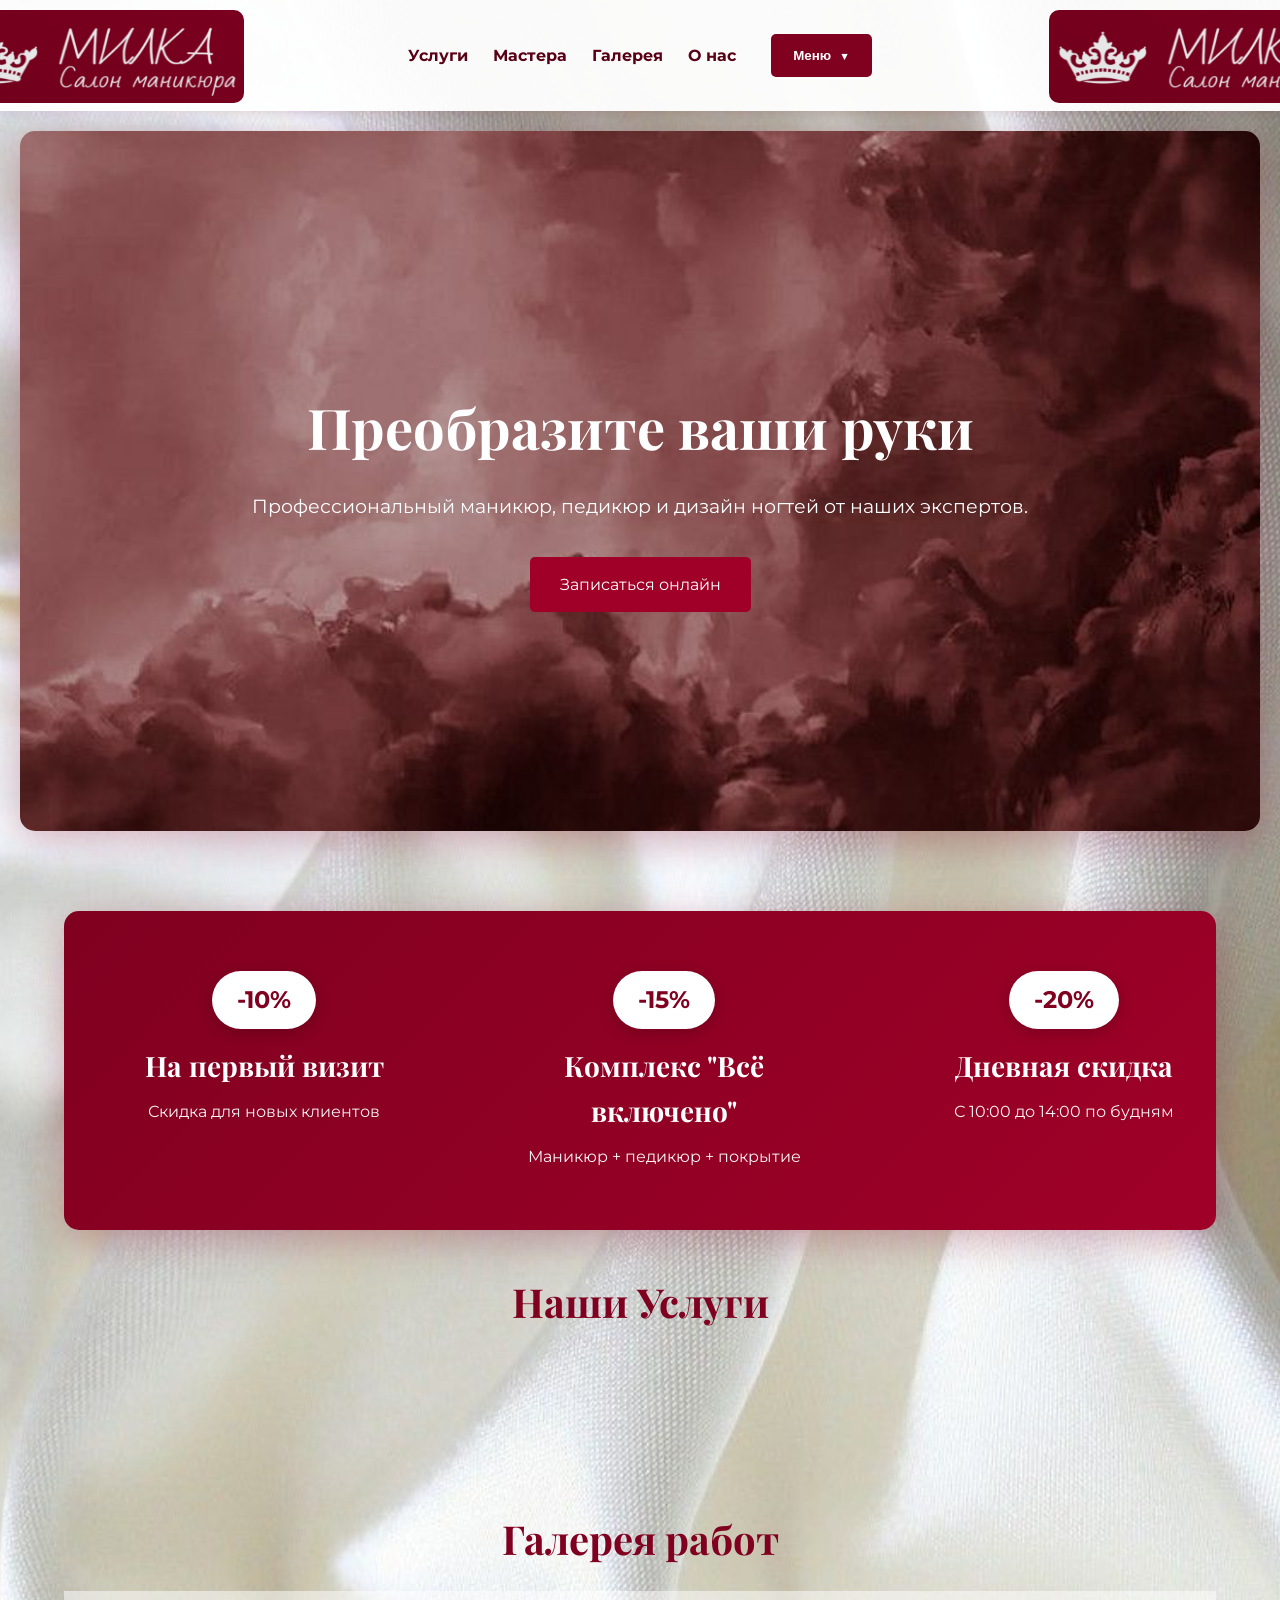
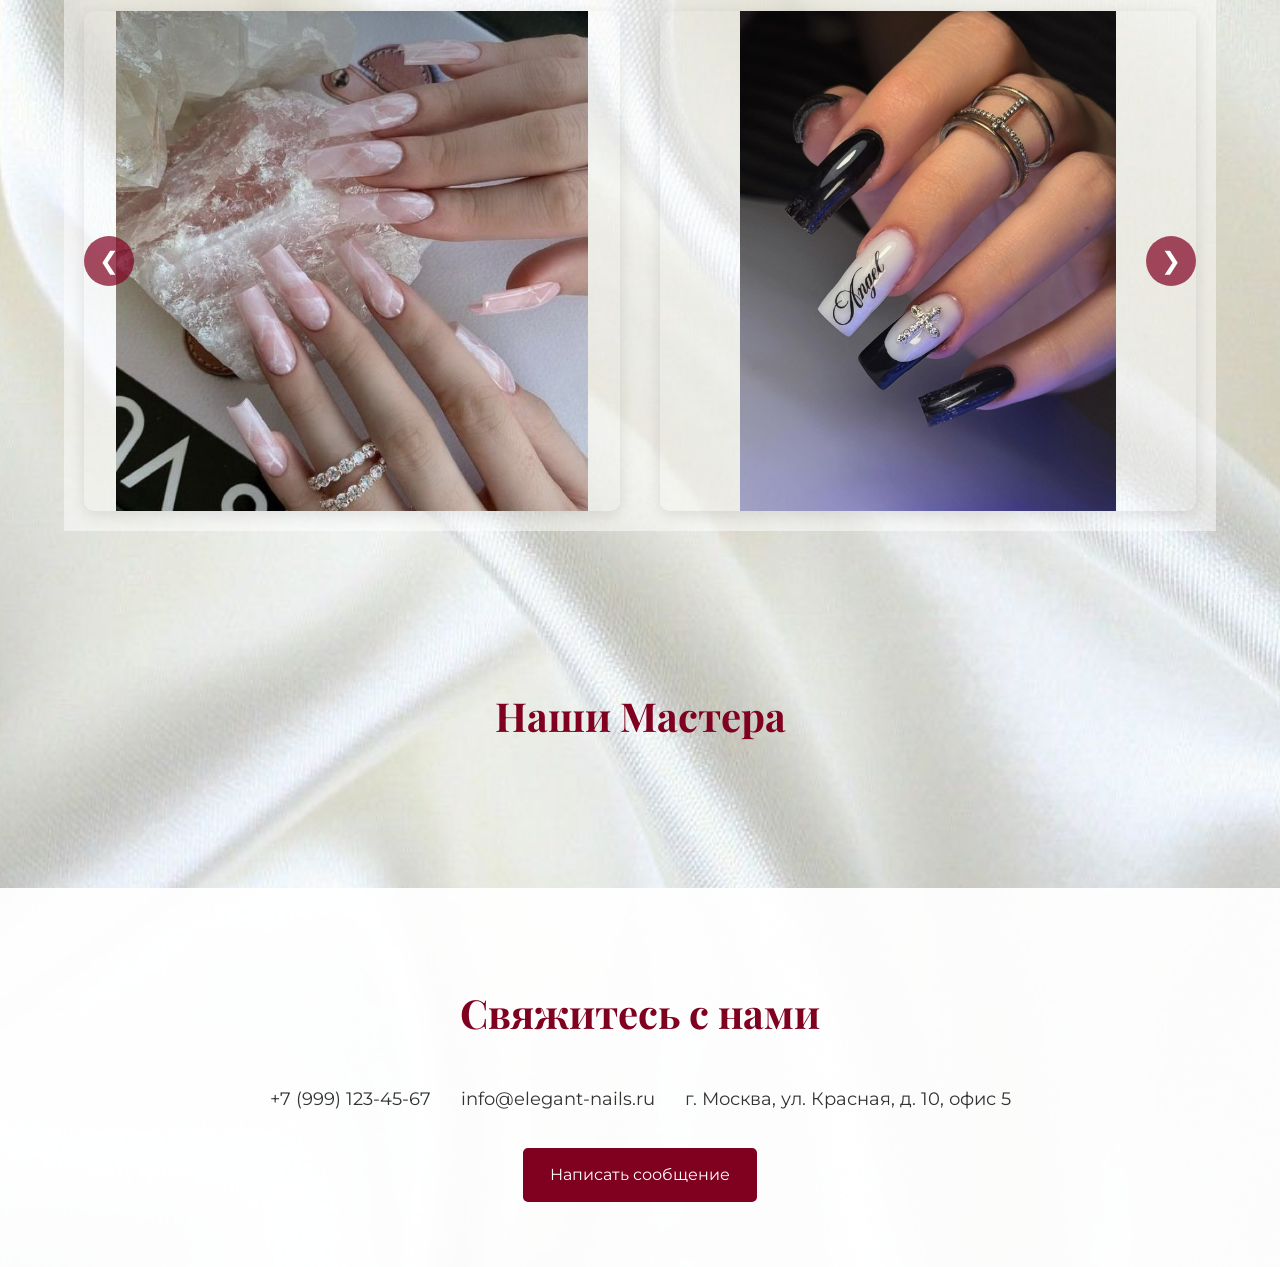
<file: index.html>
<!DOCTYPE html>
<html lang="ru">
<head>
    <meta charset="UTF-8">
    <meta name="viewport" content="width=device-width, initial-scale=1.0">
    <title>Студия маникюра "Милка"</title>
    <link rel="stylesheet" href="css/common.css">
    <link rel="stylesheet" href="css/main.css">
    <link rel="preconnect" href="https://fonts.googleapis.com">
    <link rel="preconnect" href="https://fonts.gstatic.com" crossorigin>
    <link href="https://fonts.googleapis.com/css2?family=Montserrat:wght@400;700&family=Playfair+Display:wght@700&display=swap" rel="stylesheet">
</head>
<body>
    <header>
        <div class="container">
            <div class="logo logo-left">
                <img src="img/лого.png" alt="Логотип Студии маникюра">
            </div>
            <nav>
                <ul>
                    <li><a href="#services">Услуги</a></li>
                    <li><a href="#masters">Мастера</a></li>
                    <li><a href="#gallery">Галерея</a></li>
                    <li><a href="about.html">О нас</a></li>
                    <li><button class="menu-toggle" id="menuToggle">Меню</button></li>
                </ul>
            </nav>
            <!-- Кнопки в шапке -->
            <div class="header-actions">
                <div class="header-actions-menu" id="headerMenu">
                    <a href="about.html" class="btn-secondary">О нас</a>
                    <a href="contact.html" class="btn-secondary">Связаться с нами</a>
                    <a href="appointment.html" class="btn-primary">Записаться</a>
                    <a href="login.html" class="btn-secondary" id="authLink">Вход</a>
                    <a href="registration.html" class="btn-register" id="regLink">Регистрация</a>
                    <a href="#" class="btn-secondary" id="logoutLink" style="display: none;">Выход</a>
                </div>
            </div>
            <div class="logo logo-right">
                <img src="img/лого.png" alt="Логотип Студии маникюра">
            </div>
        </div>
    </header>
    <div class="hero">
        <div class="hero-content">
            <h1>Преобразите ваши руки</h1>
            <p>Профессиональный маникюр, педикюр и дизайн ногтей от наших экспертов.</p>
            <a href="appointment.html" class="btn-hero">Записаться онлайн</a>
        </div>
    </div>
    <div id="services" class="services">
        <div class="container">
            <!-- Слайдер со скидками -->
            <div class="discount-slider-wrapper">
                <div class="discount-slider">
                    <div class="discount-slides">
                        <div class="discount-slide">
                            <span class="discount-badge">-10%</span>
                            <h3>На первый визит</h3>
                            <p>Скидка для новых клиентов</p>
                        </div>
                        <div class="discount-slide">
                            <span class="discount-badge">-15%</span>
                            <h3>Комплекс "Всё включено"</h3>
                            <p>Маникюр + педикюр + покрытие</p>
                        </div>
                        <div class="discount-slide">
                            <span class="discount-badge">-20%</span>
                            <h3>Дневная скидка</h3>
                            <p>С 10:00 до 14:00 по будням</p>
                        </div>
                        <div class="discount-slide">
                            <span class="discount-badge">-25%</span>
                            <h3>Приведи подругу</h3>
                            <p>Скидка вам обеим</p>
                        </div>
                        <!-- Дубликаты для бесконечной прокрутки -->
                        <div class="discount-slide">
                            <span class="discount-badge">-10%</span>
                            <h3>На первый визит</h3>
                            <p>Скидка для новых клиентов</p>
                        </div>
                        <div class="discount-slide">
                            <span class="discount-badge">-15%</span>
                            <h3>Комплекс "Всё включено"</h3>
                            <p>Маникюр + педикюр + покрытие</p>
                        </div>
                        <div class="discount-slide">
                            <span class="discount-badge">-20%</span>
                            <h3>Дневная скидка</h3>
                            <p>С 10:00 до 14:00 по будням</p>
                        </div>
                        <div class="discount-slide">
                            <span class="discount-badge">-25%</span>
                            <h3>Приведи подругу</h3>
                            <p>Скидка вам обеим</p>
                        </div>
                    </div>
                </div>
            </div>
            
            <h2>Наши Услуги</h2>
            <div class="services-grid">
                <!-- Услуги будут загружены через JS -->
            </div>
        </div>
    </div>
        <div id="gallery" class="gallery">
            <div class="container">
                <h2>Галерея работ</h2>
                <div class="gallery-grid">
                    <div class="gallery-item">
                        <img src="img/работа1.jpg" alt="Работа 1">
                    </div>
                    <div class="gallery-item">
                        <img src="img/работа2.jpg" alt="Работа 2">
                    </div>
                    <div class="gallery-item">
                        <img src="img/работа3.jpg" alt="Работа 3">
                    </div>
                    <div class="gallery-item">
                        <video autoplay muted loop playsinline>
                            <source src="img/работа9.mp4" type="video/mp4">
                        </video>
                    </div>
                    <div class="gallery-item">
                        <img src="img/работа4.jpg" alt="Работа 4">
                    </div>
                    <div class="gallery-item">
                        <img src="img/работа5.jpg" alt="Работа 5">
                    </div>
                    <div class="gallery-item">
                        <img src="img/работа6.jpg" alt="Работа 6">
                    </div>
                    <div class="gallery-item">
                        <video autoplay muted loop playsinline>
                            <source src="img/работа10.mp4" type="video/mp4">
                        </video>
                    </div>
                    <div class="gallery-item">
                        <img src="img/работа7.jpg" alt="Работа 7">
                    </div>
                    <div class="gallery-item">
                        <img src="img/работа8.jpg" alt="Работа 8">
                    </div>
                    <div class="gallery-item">
                        <img src="img/работа12.jpg" alt="Работа 8">
                    </div>
                    <div class="gallery-item">
                        <video autoplay muted loop playsinline>
                            <source src="img/работа11.mp4" type="video/mp4">
                        </video>
                    </div>

                </div>

            </div>
        </div>
    <div id="masters" class="section-padding">
        <div class="container">
            <h2>Наши Мастера</h2>
            <div class="masters-grid">
                <!-- Мастера будут загружены через JS -->
            </div>
        </div>
    </div>

    <!-- ==================== ЗАКОММЕНТИРОВАННЫЕ СЕКЦИИ ==================== -->

    <!-- Секция записи на услугу (отключена) -->
    <!-- <div id="appointment" class="section-padding bg-primary">
        <div class="container">
            <h2>Записаться на услугу</h2>
            <p>Выберите удобное время и мастера.</p>
            <a href="#" class="btn btn-hero btn-light">Перейти к записи</a>
        </div>
    </div> -->

    <!-- Подвал с контактами -->
    <footer id="contact" class="section-padding">
        <div class="container">
            <h2>Свяжитесь с нами</h2>
            <div class="contact-info">
                <div class="contact-item">
                    <a href="tel:+79991234567">+7 (999) 123-45-67</a>
                </div>
                <div class="contact-item">
                    <a href="mailto:info@elegant-nails.ru">info@elegant-nails.ru</a>
                </div>
                <div class="contact-item address">
                    <p>г. Москва, ул. Красная, д. 10, офис 5</p>
                </div>
            </div>
            <div class="contact-actions">
                <a href="contact.html" class="btn btn-primary">Написать сообщение</a>
            </div>
        </div>
    </footer>

    <!-- Модальное окно входа для сотрудников (отключено) -->
    <!-- <div id="login" class="modal">
        <div class="modal-content">
            <div class="close-button">×</div>
            <h2>Вход для сотрудников</h2>
            <form>
                <label for="username">Логин:</label>
                <input type="text" id="username" name="username" required>
                <label for="password">Пароль:</label>
                <input type="password" id="password" name="password" required>
                <button type="submit" class="btn btn-primary">Войти</button>
            </form>
        </div>
    </div> -->


    <!-- Подключение JavaScript-файла -->
    <script src="js/common.js"></script>
    <script src="js/main.js"></script>
    <!-- Скрипт для интерактивности сайта -->
</body>
</html>
</file>
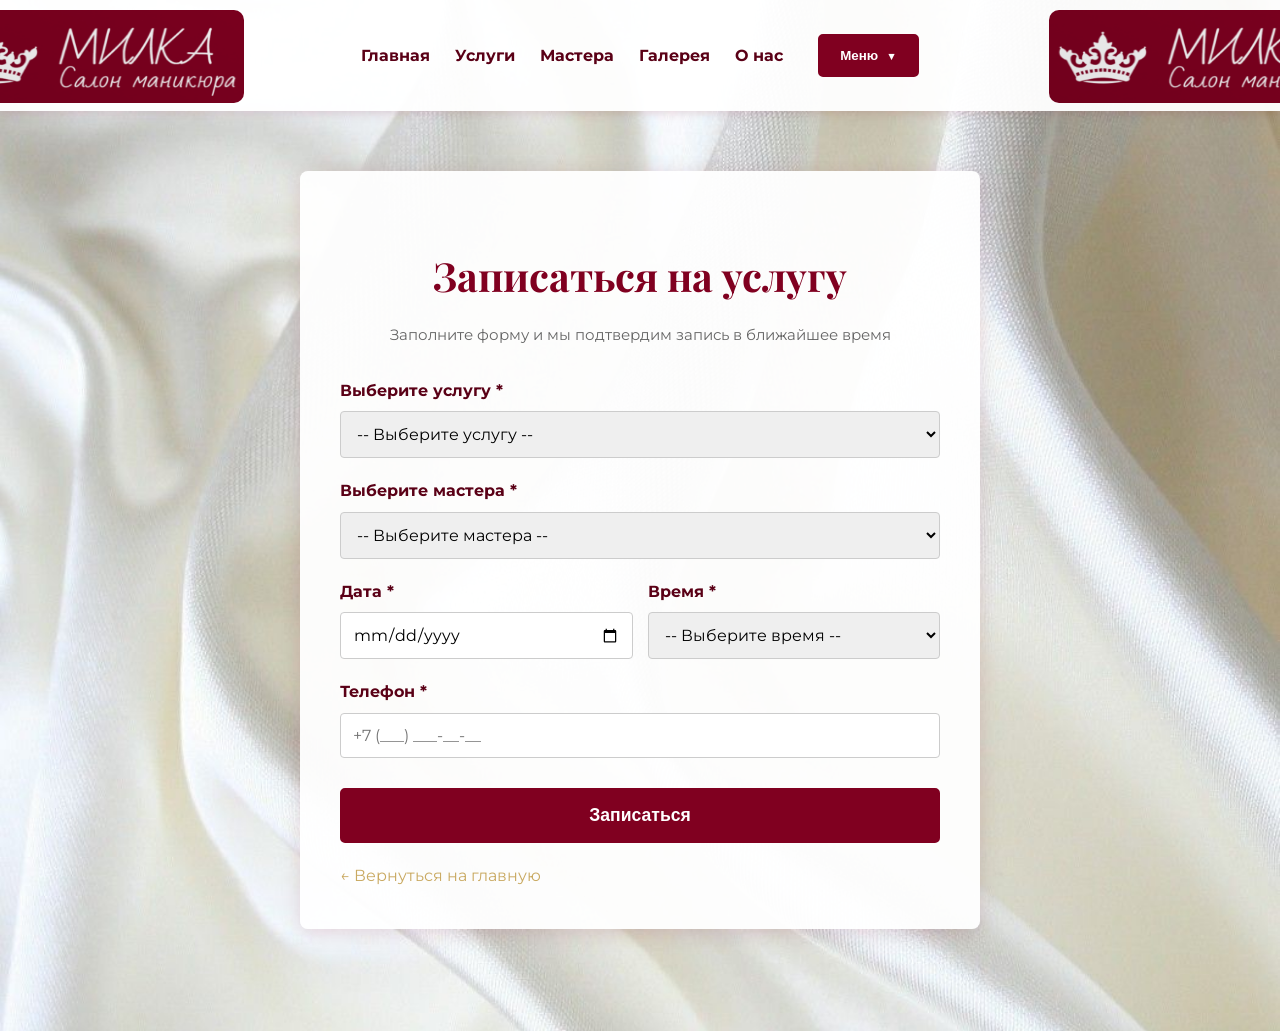
<file: appointment.html>
<!DOCTYPE html>
<html lang="ru">
<head>
    <!-- Основные настройки страницы -->
    <meta charset="UTF-8">
    <meta name="viewport" content="width=device-width, initial-scale=1.0">
    <title>Записаться на услугу - Студия маникюра "Милка"</title>
    
    <!-- Подключение стилей -->
    <link rel="stylesheet" href="css/common.css">
    <link rel="stylesheet" href="css/appointment.css">
    
    <!-- Подключение шрифтов Google Fonts -->
    <link rel="preconnect" href="https://fonts.googleapis.com">
    <link rel="preconnect" href="https://fonts.gstatic.com" crossorigin>
    <link href="https://fonts.googleapis.com/css2?family=Montserrat:wght@400;700&family=Playfair+Display:wght@700&display=swap" rel="stylesheet">
</head>
<body>
    <!-- Шапка сайта -->
    <header>
        <div class="container">
            <div class="logo logo-left">
                <img src="img/лого.png" alt="Логотип Студии маникюра">
            </div>
            <nav>
                <ul>
                    <li><a href="index.html">Главная</a></li>
                    <li><a href="index.html#services">Услуги</a></li>
                    <li><a href="index.html#masters">Мастера</a></li>
                    <li><a href="index.html#gallery">Галерея</a></li>
                    <li><a href="about.html">О нас</a></li>
                    <li><button class="menu-toggle" id="menuToggle">Меню</button></li>
                </ul>
            </nav>
            <div class="header-actions">
                <div class="header-actions-menu" id="headerMenu">
                    <a href="about.html" class="btn-secondary">О нас</a>
                    <a href="contact.html" class="btn-secondary">Связаться с нами</a>
                    <a href="appointment.html" class="btn-primary">Записаться</a>
                    <a href="login.html" class="btn-secondary" id="authLink">Вход</a>
                    <a href="registration.html" class="btn-register" id="regLink">Регистрация</a>
                    <a href="#" class="btn-secondary" id="logoutLink" style="display: none;">Выход</a>
                </div>
            </div>
            <div class="logo logo-right">
                <img src="img/лого.png" alt="Логотип Студии маникюра">
            </div>
        </div>
    </header>

    <!-- Основная секция с формой записи -->
    <div class="appointment-page">
        <div class="container">
            <div class="appointment-form-wrapper">
                <!-- Заголовок формы -->
                <h2>Записаться на услугу</h2>
                <p class="form-subtitle">Заполните форму и мы подтвердим запись в ближайшее время</p>

                <!-- Сообщение об успехе (скрыто по умолчанию) -->
                <div id="successMessage" class="success-message">
                    <strong>✓ Заявка отправлена!</strong><br>
                    Мы свяжемся с вами в течение 15 минут для подтверждения записи.
                </div>

                <!-- Сообщение об ошибке (скрыто по умолчанию) -->
                <div id="errorMessage" class="error-message">
                    <strong>✗ Ошибка!</strong><br>
                    Пожалуйста, проверьте правильность заполнения полей.
                </div>

                <!-- Форма записи -->
                <form id="appointment-form">
                    <!-- Выбор услуги (загружается из базы данных через JS) -->
                    <label for="service-select">Выберите услугу *</label>
                    <select id="service-select" name="service" required>
                        <option value="">-- Выберите услугу --</option>
                    </select>
                    <div class="error-message" id="service-select-error"></div>

                    <!-- Выбор мастера (загружается из базы данных через JS) -->
                    <label for="master-select">Выберите мастера *</label>
                    <select id="master-select" name="master" required>
                        <option value="">-- Выберите мастера --</option>
                    </select>
                    <div class="error-message" id="master-select-error"></div>

                    <!-- Дата и время записи -->
                    <div class="form-row">
                        <div class="form-group">
                            <label for="appointment-date">Дата *</label>
                            <input type="date" id="appointment-date" name="date" required>
                            <div class="error-message" id="appointment-date-error"></div>
                        </div>
                        <div class="form-group">
                            <label for="appointment-time">Время *</label>
                            <select id="appointment-time" name="time" required>
                                <option value="">-- Выберите время --</option>
                                <option value="09:00">09:00</option>
                                <option value="10:00">10:00</option>
                                <option value="11:00">11:00</option>
                                <option value="12:00">12:00</option>
                                <option value="13:00">13:00</option>
                                <option value="14:00">14:00</option>
                                <option value="15:00">15:00</option>
                                <option value="16:00">16:00</option>
                                <option value="17:00">17:00</option>
                                <option value="18:00">18:00</option>
                                <option value="19:00">19:00</option>
                                <option value="20:00">20:00</option>
                            </select>
                            <div class="error-message" id="appointment-time-error"></div>
                        </div>
                    </div>

                    <!-- Контактный телефон -->
                    <label for="appointment-phone">Телефон *</label>
                    <input type="tel" id="appointment-phone" name="phone" placeholder="+7 (___) ___-__-__" pattern="\+7\s\(\d{3}\)\s\d{3}-\d{2}-\d{2}" required>
                    <div class="error-message" id="appointment-phone-error"></div>

                    <!-- Кнопка отправки формы -->
                    <button type="submit" class="btn-submit">Записаться</button>
                </form>

                <!-- Ссылка возврата на главную страницу -->
                <div class="back-link">
                    <a href="index.html">← Вернуться на главную</a>
                </div>
            </div>
        </div>
    </div>

    <!-- Подключение JavaScript файла -->
    <script src="js/common.js"></script>
    <script src="js/appointment.js"></script>
</body>
</html>
</file>
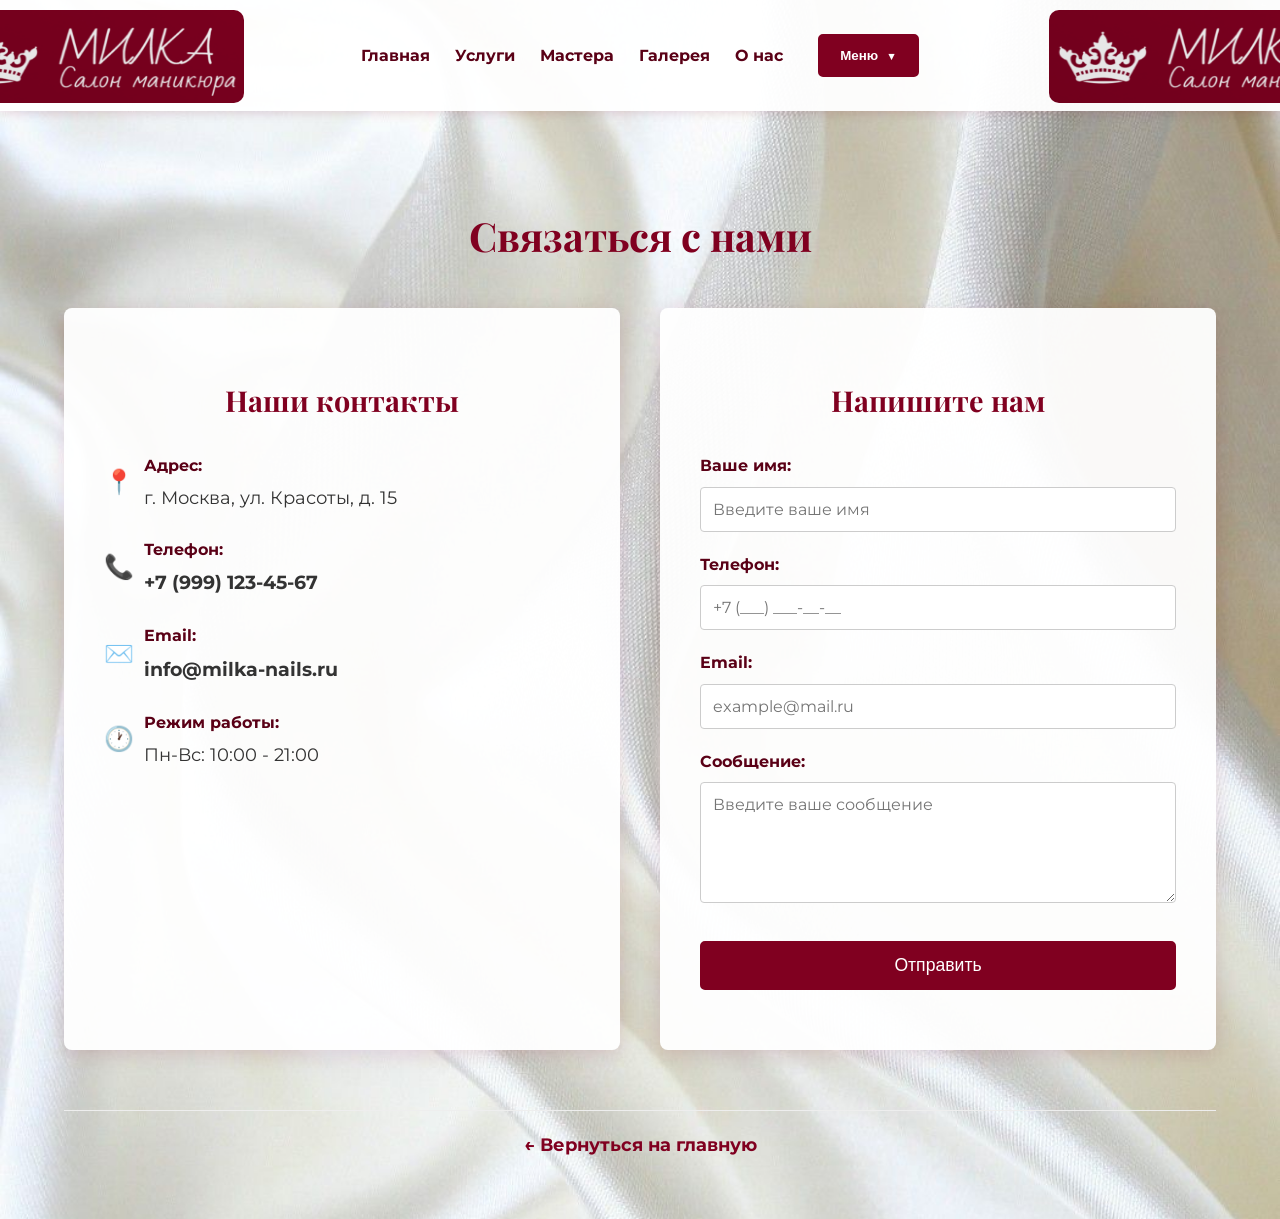
<file: contact.html>
<!DOCTYPE html>
<html lang="ru">
<head>
    <meta charset="UTF-8">
    <meta name="viewport" content="width=device-width, initial-scale=1.0">
    <title>Связаться с нами - Студия маникюра "Милка"</title>
    <link rel="stylesheet" href="css/common.css">
    <link rel="stylesheet" href="css/contact.css">
    <link rel="preconnect" href="https://fonts.googleapis.com">
    <link rel="preconnect" href="https://fonts.gstatic.com" crossorigin>
    <link href="https://fonts.googleapis.com/css2?family=Montserrat:wght@400;700&family=Playfair+Display:wght@700&display=swap" rel="stylesheet">
</head>
<body>
    <header>
        <div class="container">
            <div class="logo logo-left">
                <img src="img/лого.png" alt="Логотип Студии маникюра">
            </div>
            <nav>
                <ul>
                    <li><a href="index.html">Главная</a></li>
                    <li><a href="index.html#services">Услуги</a></li>
                    <li><a href="index.html#masters">Мастера</a></li>
                    <li><a href="index.html#gallery">Галерея</a></li>
                    <li><a href="about.html">О нас</a></li>
                    <li><button class="menu-toggle" id="menuToggle">Меню</button></li>
                </ul>
            </nav>
            <div class="header-actions">
                <div class="header-actions-menu" id="headerMenu">
                    <a href="about.html" class="btn-secondary">О нас</a>
                    <a href="contact.html" class="btn-secondary">Связаться с нами</a>
                    <a href="appointment.html" class="btn-primary">Записаться</a>
                    <a href="login.html" class="btn-secondary" id="authLink">Вход</a>
                    <a href="registration.html" class="btn-register" id="regLink">Регистрация</a>
                    <a href="#" class="btn-secondary" id="logoutLink" style="display: none;">Выход</a>
                </div>
            </div>
            <div class="logo logo-right">
                <img src="img/лого.png" alt="Логотип Студии маникюра">
            </div>
        </div>
    </header>

    <div class="contact-page">
        <div class="container">
            <h2>Связаться с нами</h2>

            <div class="contact-content">
                <div class="contact-info-block">
                    <h3>Наши контакты</h3>

                    <div class="contact-item">
                        <span class="contact-icon">📍</span>
                        <div>
                            <strong>Адрес:</strong>
                            <p>г. Москва, ул. Красоты, д. 15</p>
                        </div>
                    </div>

                    <div class="contact-item">
                        <span class="contact-icon">📞</span>
                        <div>
                            <strong>Телефон:</strong>
                            <p><a href="tel:+79991234567">+7 (999) 123-45-67</a></p>
                        </div>
                    </div>

                    <div class="contact-item">
                        <span class="contact-icon">✉️</span>
                        <div>
                            <strong>Email:</strong>
                            <p><a href="mailto:info@milka-nails.ru">info@milka-nails.ru</a></p>
                        </div>
                    </div>

                    <div class="contact-item">
                        <span class="contact-icon">🕐</span>
                        <div>
                            <strong>Режим работы:</strong>
                            <p>Пн-Вс: 10:00 - 21:00</p>
                        </div>
                    </div>
                </div>

                <div class="contact-form-block">
                    <h3>Напишите нам</h3>
                    <form id="contact-form">
                        <label for="name">Ваше имя:</label>
                        <input type="text" id="name" name="name" required minlength="2" placeholder="Введите ваше имя">
                        <div class="error-message" id="name-error"></div>

                        <label for="phone">Телефон:</label>
                        <input type="tel" id="phone" name="phone" required placeholder="+7 (___) ___-__-__" pattern="\+7\s\(\d{3}\)\s\d{3}-\d{2}-\d{2}">
                        <div class="error-message" id="phone-error"></div>

                        <label for="email">Email:</label>
                        <input type="email" id="email" name="email" required placeholder="example@mail.ru">
                        <div class="error-message" id="email-error"></div>

                        <label for="message">Сообщение:</label>
                        <textarea id="message" name="message" rows="5" required placeholder="Введите ваше сообщение"></textarea>
                        <div class="error-message" id="message-error"></div>

                        <button type="submit" class="btn btn-primary">Отправить</button>
                    </form>
                </div>
            </div>
            
            <div class="back-link">
                <a href="index.html">← Вернуться на главную</a>
            </div>
        </div>
    </div>

    <script src="js/common.js"></script>
    <script src="js/contact.js"></script>
</body>
</html>
</file>
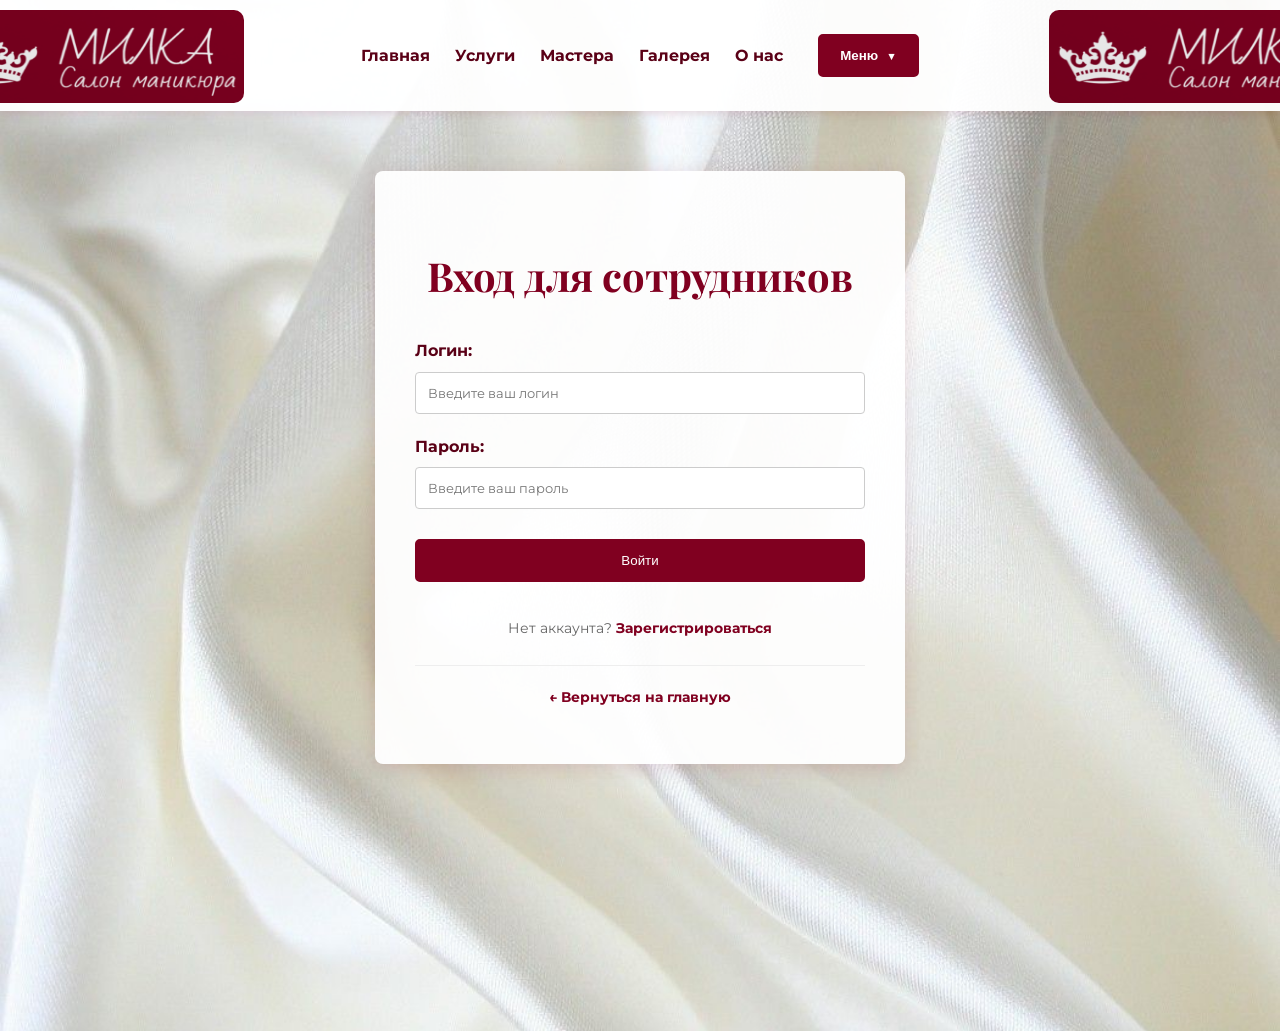
<file: login.html>
<!DOCTYPE html>
<html lang="ru">
<head>
    <meta charset="UTF-8">
    <meta name="viewport" content="width=device-width, initial-scale=1.0">
    <title>Вход - Студия маникюра "Милка"</title>
    <link rel="stylesheet" href="css/common.css">
    <link rel="stylesheet" href="css/login.css">
    <link rel="preconnect" href="https://fonts.googleapis.com">
    <link rel="preconnect" href="https://fonts.gstatic.com" crossorigin>
    <link href="https://fonts.googleapis.com/css2?family=Montserrat:wght@400;700&family=Playfair+Display:wght@700&display=swap" rel="stylesheet">
</head>
<body>
    <header>
        <div class="container">
            <div class="logo logo-left">
                <img src="img/лого.png" alt="Логотип Студии маникюра">
            </div>
            <nav>
                <ul>
                    <li><a href="index.html">Главная</a></li>
                    <li><a href="index.html#services">Услуги</a></li>
                    <li><a href="index.html#masters">Мастера</a></li>
                    <li><a href="index.html#gallery">Галерея</a></li>
                    <li><a href="about.html">О нас</a></li>
                    <li><button class="menu-toggle" id="menuToggle">Меню</button></li>
                </ul>
            </nav>
            <div class="header-actions">
                <div class="header-actions-menu" id="headerMenu">
                    <a href="about.html" class="btn-secondary">О нас</a>
                    <a href="contact.html" class="btn-secondary">Связаться с нами</a>
                    <a href="appointment.html" class="btn-primary">Записаться</a>
                    <a href="login.html" class="btn-secondary" id="authLink">Вход</a>
                    <a href="registration.html" class="btn-register" id="regLink">Регистрация</a>
                    <a href="#" class="btn-secondary" id="logoutLink" style="display: none;">Выход</a>
                </div>
            </div>
            <div class="logo logo-right">
                <img src="img/лого.png" alt="Логотип Студии маникюра">
            </div>
        </div>
    </header>

    <div class="login-page">
        <div class="container">
            <div class="login-form-wrapper">
                <h2>Вход для сотрудников</h2>
                <form id="login-form">
                    <label for="username">Логин:</label>
                    <input type="text" id="username" name="username" required minlength="3" placeholder="Введите ваш логин">
                    <div class="error-message" id="username-error"></div>

                    <label for="password">Пароль:</label>
                    <input type="password" id="password" name="password" required minlength="6" placeholder="Введите ваш пароль">
                    <div class="error-message" id="password-error"></div>

                    <button type="submit" class="btn btn-primary">Войти</button>
                </form>
                <p class="login-footer">Нет аккаунта? <a href="registration.html">Зарегистрироваться</a></p>
                <p class="login-back"><a href="index.html">← Вернуться на главную</a></p>
            </div>
        </div>
    </div>

    <script src="js/common.js"></script>
    <script src="js/login.js"></script>
</body>
</html>
</file>
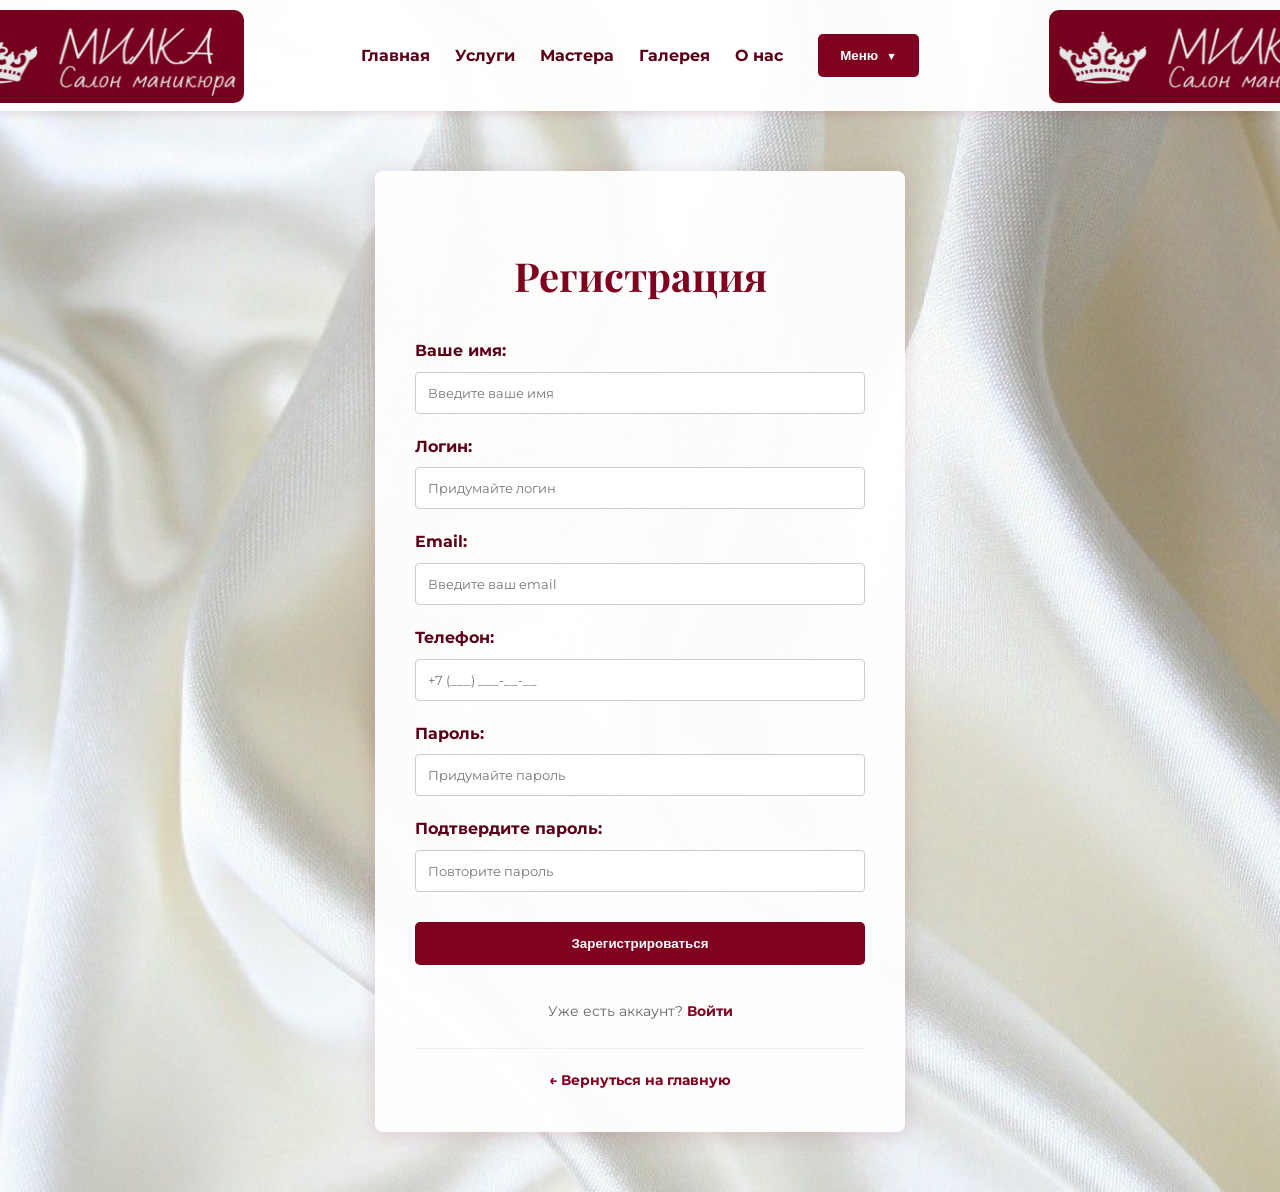
<file: registration.html>
<!DOCTYPE html>
<html lang="ru">
<head>
    <meta charset="UTF-8">
    <meta name="viewport" content="width=device-width, initial-scale=1.0">
    <title>Регистрация - Студия маникюра "Милка"</title>
    <link rel="stylesheet" href="css/common.css">
    <link rel="stylesheet" href="css/registration.css">
    <link rel="preconnect" href="https://fonts.googleapis.com">
    <link rel="preconnect" href="https://fonts.gstatic.com" crossorigin>
    <link href="https://fonts.googleapis.com/css2?family=Montserrat:wght@400;700&family=Playfair+Display:wght@700&display=swap" rel="stylesheet">
</head>
<body>
    <header>
        <div class="container">
            <div class="logo logo-left">
                <img src="img/лого.png" alt="Логотип Студии маникюра">
            </div>
            <nav>
                <ul>
                    <li><a href="index.html">Главная</a></li>
                    <li><a href="index.html#services">Услуги</a></li>
                    <li><a href="index.html#masters">Мастера</a></li>
                    <li><a href="index.html#gallery">Галерея</a></li>
                    <li><a href="about.html">О нас</a></li>
                    <li><button class="menu-toggle" id="menuToggle">Меню</button></li>
                </ul>
            </nav>
            <div class="header-actions">
                <div class="header-actions-menu" id="headerMenu">
                    <a href="about.html" class="btn-secondary">О нас</a>
                    <a href="contact.html" class="btn-secondary">Связаться с нами</a>
                    <a href="appointment.html" class="btn-primary">Записаться</a>
                    <a href="login.html" class="btn-secondary" id="authLink">Вход</a>
                    <a href="registration.html" class="btn-register" id="regLink">Регистрация</a>
                    <a href="#" class="btn-secondary" id="logoutLink" style="display: none;">Выход</a>
                </div>
            </div>
            <div class="logo logo-right">
                <img src="img/лого.png" alt="Логотип Студии маникюра">
            </div>
        </div>
    </header>

    <div class="registration-page">
        <div class="container">
            <div class="registration-form-wrapper">
                <h2>Регистрация</h2>
                <form id="registration-form">
                    <label for="reg-name">Ваше имя:</label>
                    <input type="text" id="reg-name" name="name" required minlength="2" placeholder="Введите ваше имя">
                    <div class="error-message" id="reg-name-error"></div>

                    <label for="reg-username">Логин:</label>
                    <input type="text" id="reg-username" name="username" required minlength="3" placeholder="Придумайте логин">
                    <div class="error-message" id="reg-username-error"></div>

                    <label for="reg-email">Email:</label>
                    <input type="email" id="reg-email" name="email" required placeholder="Введите ваш email">
                    <div class="error-message" id="reg-email-error"></div>

                    <label for="reg-phone">Телефон:</label>
                    <input type="tel" id="reg-phone" name="phone" required placeholder="+7 (___) ___-__-__" pattern="\+7\s\(\d{3}\)\s\d{3}-\d{2}-\d{2}">
                    <div class="error-message" id="reg-phone-error"></div>

                    <label for="reg-password">Пароль:</label>
                    <input type="password" id="reg-password" name="password" required minlength="6" placeholder="Придумайте пароль">
                    <div class="error-message" id="reg-password-error"></div>

                    <label for="reg-password-confirm">Подтвердите пароль:</label>
                    <input type="password" id="reg-password-confirm" name="password-confirm" required placeholder="Повторите пароль">
                    <div class="error-message" id="reg-password-confirm-error"></div>

                    <button type="submit" class="btn btn-register-submit">Зарегистрироваться</button>
                </form>
                <div class="registration-footer">Уже есть аккаунт? <a href="login.html">Войти</a></div>
                <div class="registration-back"><a href="index.html">← Вернуться на главную</a></div>
            </div>
        </div>
    </div>

    <script src="js/common.js"></script>
    <script src="js/registration.js"></script>
</body>
</html>
</file>
<file: css/common.css>
/* ============================================
   ОБЩИЕ СТИЛИ ДЛЯ ВСЕХ СТРАНИЦ
   Студия маникюра "Милка"
   ============================================ */

/* --- Базовые настройки --- */
body {
    margin: 0;
    font-family: 'Montserrat', sans-serif;
    line-height: 1.6;
    background: url("фон2.jpg");
    background-size: cover;
    background-repeat: no-repeat;
    background-position: center;
    min-height: 100vh;

}
 /* body {
    background: url("фон2.jpg");
    background-size: cover;
    background-repeat: no-repeat;
    background-position: center;
} */

:root {
    --bordeaux-primary: #800020;
    --bordeaux-dark: #5a0016;
    --bordeaux-light: #a00028;
    --bordeaux-accent: #c9a961;
}

.container {
    width: 90%;
    max-width: 1200px;
    margin: 0 auto;
    padding: 0 15px;
}

/* --- Заголовки --- */
h1, h2, h3 {
    font-family: 'Playfair Display', serif;
    text-align: center;
    margin-bottom: 20px;
}

h2 {
    font-size: 2.5em;
    color: var(--bordeaux-primary);
}

h3 {
    font-size: 1.5em;
    color: var(--bordeaux-dark);
}

/* --- Ссылки --- */
a {
    text-decoration: none;
    color: #c9a961;
}

/* --- Кнопки --- */
.btn-primary {
    background-color: var(--bordeaux-primary);
    color: #fff;
    border: 2px solid var(--bordeaux-primary);
    padding: 12px 25px;
    border-radius: 5px;
    margin: 5px;
    cursor: pointer;
    display: inline-block;
}

.btn-secondary {
    background-color: transparent;
    color: var(--bordeaux-primary);
    border: 2px solid var(--bordeaux-primary);
    padding: 12px 25px;
    border-radius: 5px;
    margin: 5px;
    cursor: pointer;
    display: inline-block;
}

.btn-register {
    background-color: transparent;
    color: var(--bordeaux-dark);
    border: 2px solid var(--bordeaux-dark);
    padding: 12px 25px;
    border-radius: 5px;
    margin: 5px;
    cursor: pointer;
    display: inline-block;
}

.btn-hero {
    background-color: var(--bordeaux-light);
    color: #fff;
    padding: 15px 30px;
    border-radius: 5px;
    margin: 5px;
    cursor: pointer;
    display: inline-block;
}

/* --- Шапка --- */
header {
    background-color: rgba(255, 255, 255, 0.95);
    padding: 15px 0;
    box-shadow: 0 2px 10px rgba(128, 0, 32, 0.15);
    position: sticky;
    top: 0;
    z-index: 1000;
}

header .container {
    display: flex;
    justify-content: space-between;
    align-items: center;
}

.logo {
    display: flex;
    align-items: center;
}

.logo img {
    height: 93px;
    width: 304px;
    margin: -5px -137px -7px -124px;
    border-radius: 10px;
}

.logo-right {
    margin-left: auto;
}

header nav {
    display: flex;
    justify-content: center;
    flex: 1;
    margin-right: 0;
}

header nav ul {
    display: flex;
    justify-content: center;
    align-items: center;
    list-style: none;
    margin: 0;
    padding: 0;
    gap: 25px;
}

header nav ul li {
    margin: 0;
    display: flex;
    align-items: center;
}

.menu-toggle {
    margin-left: 10px;
}

.header-actions {
    margin-left: 0;
}

header nav ul li a {
    font-weight: bold;
    color: var(--bordeaux-dark);
}

/* --- Выпадающее меню кнопок --- */
.header-actions {
    position: relative;
}

.menu-toggle {
    background-color: var(--bordeaux-primary);
    color: #fff;
    border: 2px solid var(--bordeaux-primary);
    padding: 12px 20px;
    border-radius: 5px;
    cursor: pointer;
    font-weight: bold;
    display: flex;
    align-items: center;
    gap: 8px;
    transition: background-color 0.3s ease;
}

.menu-toggle:hover {
    background-color: var(--bordeaux-dark);
    border-color: var(--bordeaux-dark);
}

.menu-toggle::after {
    content: '▼';
    font-size: 0.8em;
    transition: transform 0.3s ease;
}

.menu-toggle.active::after {
    transform: rotate(180deg);
}

.header-actions-menu {
    display: none;
    position: absolute;
    top: 100%;
    right: 0;
    background: linear-gradient(135deg, rgba(255, 255, 255, 0.98) 0%, rgba(245, 240, 235, 0.95) 100%);
    box-shadow: 0 8px 25px rgba(128, 0, 32, 0.25);
    border-radius: 10px;
    padding: 12px;
    min-width: 220px;
    z-index: 1001;
    margin-top: 8px;
    backdrop-filter: blur(10px);
    border: 1px solid rgba(128, 0, 32, 0.2);
}

.header-actions-menu.active {
    display: block;
    animation: slideDown 0.3s ease;
}

@keyframes slideDown {
    from {
        opacity: 0;
        transform: translateY(-10px);
    }
    to {
        opacity: 1;
        transform: translateY(0);
    }
}

.header-actions-menu a,
.header-actions-menu .btn-primary,
.header-actions-menu .btn-secondary,
.header-actions-menu .btn-register {
    display: block;
    padding: 14px 20px;
    margin: 6px 0;
    background: linear-gradient(135deg, var(--bordeaux-primary) 0%, var(--bordeaux-dark) 100%);
    color: #fff;
    border: none;
    font-weight: bold;
    text-align: center;
    text-decoration: none;
    border-radius: 8px;
    transition: all 0.3s ease;
    line-height: 1.4;
    box-shadow: 0 2px 8px rgba(128, 0, 32, 0.3);
}

.header-actions-menu a:hover,
.header-actions-menu .btn-primary:hover,
.header-actions-menu .btn-secondary:hover,
.header-actions-menu .btn-register:hover {
    background: linear-gradient(135deg, var(--bordeaux-dark) 0%, var(--bordeaux-light) 100%);
    transform: translateY(-2px);
    box-shadow: 0 4px 12px rgba(128, 0, 32, 0.4);
}

.header-actions-menu a:active,
.header-actions-menu .btn-primary:active,
.header-actions-menu .btn-secondary:active,
.header-actions-menu .btn-register:active {
    transform: translateY(0);
}

/* --- Подвал --- */
footer {
    background-color: rgba(255, 255, 255, 0.95);
    padding: 60px 0;
    margin-top: 60px;
}

footer h2 {
    margin-bottom: 40px;
    color: var(--bordeaux-primary);
}

.contact-info {
    display: flex;
    justify-content: center;
    flex-wrap: wrap;
    gap: 30px;
    text-align: center;
    margin-bottom: 30px;
}

.contact-item {
    display: flex;
    align-items: center;
    gap: 10px;
}

.contact-item a,
.contact-item p {
    font-size: 1.1em;
    color: #333;
    margin: 0;
}

.contact-actions {
    text-align: center;
}

/* --- Ошибки валидации (общие) --- */
input.input-error,
textarea.input-error,
select.input-error {
    border-color: red !important;
    background-color: #fff8f8;
}

input.input-valid,
textarea.input-valid,
select.input-valid {
    border-color: green !important;
}

.error-message {
    color: #b33939;
    font-size: 0.85em;
    margin-top: 5px;
    margin-bottom: 10px;
    padding: 5px;
    background-color: #ffcccc;
    border-radius: 3px;
    display: none;
}

/* --- Адаптивность (общая) --- */
@media (max-width: 768px) {
    header {
        padding: 10px 0;
    }

    header .container {
        flex-direction: column;
        gap: 15px;
    }

    .logo img {
        height: 60px;
        width: auto;
        margin: 0;
    }

    .logo-right {
        display: none;
    }

    header nav ul {
        flex-wrap: wrap;
        justify-content: center;
        gap: 15px;
    }

    header nav ul li {
        margin: 0;
    }

    .header-actions {
        flex-wrap: wrap;
        justify-content: center;
        gap: 10px;
    }

    h2 {
        font-size: 28px;
    }
}

@media (max-width: 480px) {
    h2 {
        font-size: 24px;
    }

    .header-actions .btn {
        width: 100%;
        max-width: 250px;
    }
}
</file>
<file: css/main.css>
/* ============================================
   ГЛАВНАЯ СТРАНИЦА (index.html)
   Студия маникюра "Милка"
   ============================================ */

:root {
    --bordeaux-primary: #800020;
    --bordeaux-dark: #5a0016;
    --bordeaux-light: #a00028;
    --bordeaux-accent: #c9a961;
}

/* --- Главный экран (Hero) --- */
.hero {
    background: url("фон.jpg");
    background-size: cover;
    background-repeat: no-repeat;
    background-position: center;
    text-align: center;
    padding: 100px 0;
    min-height: 500px;
    display: flex;
    align-items: center;
    justify-content: center;
    border-radius: 15px;
    margin: 20px;
    box-shadow: 0 10px 40px rgba(128, 0, 32, 0.3);
}

.hero h1 {
    font-size: 56px;
    margin-bottom: 15px;
    color: #fff;
}

.hero p {
    font-size: 1.2em;
    margin-bottom: 30px;
    color: #fff;
}

/* --- Услуги --- */
.services {
    padding: 60px 0;
}

/* Слайдер скидок */
.discount-slider-wrapper {
    margin-bottom: 40px;
}

.discount-slider {
    position: relative;
    overflow: hidden;
    border-radius: 15px;
    background: linear-gradient(135deg, var(--bordeaux-primary) 0%, var(--bordeaux-light) 100%);
    padding: 40px 0;
    box-shadow: 0 10px 40px rgba(128, 0, 32, 0.3);
    min-height: 200px;
    display: flex;
    align-items: center;
}

.discount-slides {
    display: flex;
    animation: scrollSlides 16s linear infinite;
    width: max-content;
}

.discount-slider:hover .discount-slides {
    animation-play-state: paused;
}

@keyframes scrollSlides {
    0% {
        transform: translateX(0);
    }
    100% {
        transform: translateX(-50%);
    }
}

.discount-slide {
    width: 400px;
    box-sizing: border-box;
    text-align: center;
    color: #fff;
    padding: 20px 40px;
}

.discount-slide h3 {
    font-size: 28px;
    margin: 15px 0 10px 0;
    font-weight: 700;
    color: #fff;
}

.discount-slide p {
    font-size: 16px;
    margin: 0;
    opacity: 0.95;
}

.discount-badge {
    display: inline-block;
    background-color: #fff;
    color: var(--bordeaux-primary);
    padding: 10px 25px;
    border-radius: 30px;
    font-weight: bold;
    font-size: 24px;
    box-shadow: 0 4px 15px rgba(0, 0, 0, 0.2);
}

.services-grid {
    display: grid;
    grid-template-columns: repeat(auto-fit, minmax(280px, 1fr));
    gap: 30px;
}

.service-item {
    text-align: center;
    background-color: rgba(255, 255, 255, 0.95);
    padding: 25px;
    border-radius: 8px;
    box-shadow: 0 4px 15px rgba(0, 0, 0, 0.08);
}

.service-item img {
    border-radius: 5px;
    margin-bottom: 15px;
    width: 100%;
    height: 200px;
    object-fit: cover;
}

.service-item h3 {
    font-size: 25.6px;
}

.service-item p {
    font-size: 15.2px;
    color: #666;
    margin-bottom: 15px;
}

.price {
    font-weight: bold;
    font-size: 19.2px;
    color: var(--bordeaux-primary);
    margin-top: 10px;
}

/* --- Галерея --- */
.gallery {
    padding: 60px 0;
}

.gallery-slider {
    position: relative;
    overflow: hidden;
}

.gallery-slides {
    display: flex;
    transition: transform 0.5s ease;
}

.gallery-grid {
    display: flex;
    gap: 0;
}

.gallery-item {
    min-width: 50%;
    box-sizing: border-box;
    display: flex;
    align-items: center;
    justify-content: center;
    padding: 20px;
    background: rgba(255, 255, 255, 0.5);
}

.gallery-item img,
.gallery-item video {
    width: 100%;
    height: 500px;
    object-fit: contain;
    border-radius: 10px;
    box-shadow: 0 4px 15px rgba(0, 0, 0, 0.1);
}

.gallery-btn {
    position: absolute;
    top: 50%;
    transform: translateY(-50%);
    background: rgba(128, 0, 32, 0.7);
    color: #fff;
    border: none;
    width: 50px;
    height: 50px;
    border-radius: 50%;
    font-size: 24px;
    cursor: pointer;
    z-index: 10;
    transition: background-color 0.3s ease;
    display: flex;
    align-items: center;
    justify-content: center;
}

.gallery-btn:hover {
    background: rgba(128, 0, 32, 0.9);
}

.gallery-btn.prev {
    left: 20px;
}

.gallery-btn.next {
    right: 20px;
}

/* --- Мастера --- */
#masters {
    padding: 60px 0;
}

.masters-grid {
    display: grid;
    grid-template-columns: repeat(auto-fit, minmax(280px, 1fr));
    gap: 30px;
}

.master-card {
    text-align: center;
    background-color: rgba(255, 255, 255, 0.95);
    padding: 25px;
    border-radius: 8px;
    box-shadow: 0 4px 15px rgba(0, 0, 0, 0.08);
}

.master-card img {
    width: 150px;
    height: 150px;
    border-radius: 50%;
    object-fit: cover;
    margin: 0 auto 15px auto;
    border: 3px solid var(--bordeaux-primary);
}

.master-card h3 {
    margin-bottom: 5px;
}

.master-card p {
    font-size: 0.9em;
    color: #666;
}

/* --- Адаптивность --- */
@media (max-width: 768px) {
    .hero {
        padding: 60px 15px;
        margin: 10px;
    }

    .hero h1 {
        font-size: 36px;
    }

    .gallery-item img {
        max-height: 350px;
    }

    .gallery-btn {
        width: 40px;
        height: 40px;
        font-size: 18px;
    }

    .gallery-btn.prev {
        left: 10px;
    }

    .gallery-btn.next {
        right: 10px;
    }

    .services-grid,
    .masters-grid {
        grid-template-columns: 1fr;
        gap: 20px;
    }

    .gallery-grid {
        grid-template-columns: repeat(2, 1fr);
        gap: 10px;
    }

    .contact-info {
        flex-direction: column;
    }
    
    .discount-slider {
        padding: 30px 0;
        min-height: 180px;
    }
    
    .discount-slide {
        width: 320px;
        padding: 15px 30px;
    }
    
    .discount-slide h3 {
        font-size: 22px;
    }
    
    .discount-slide p {
        font-size: 14px;
    }
    
    .discount-badge {
        font-size: 20px;
        padding: 8px 20px;
    }
}

@media (max-width: 480px) {
    .hero h1 {
        font-size: 28px;
    }

    .gallery-item img {
        max-height: 280px;
    }

    .gallery-btn {
        width: 35px;
        height: 35px;
        font-size: 16px;
    }
    
    .discount-slider {
        padding: 25px 0;
        min-height: 160px;
    }
    
    .discount-slide {
        width: 280px;
        padding: 12px 25px;
    }
    
    .discount-slide h3 {
        font-size: 18px;
    }
    
    .discount-slide p {
        font-size: 13px;
    }
    
    .discount-badge {
        font-size: 18px;
        padding: 6px 15px;
    }
}
</file>
<file: css/appointment.css>
/* ============================================
   СТРАНИЦА ЗАПИСИ НА УСЛУГУ (appointment.html)
   Студия маникюра "Милка"
   ============================================ */

:root {
    --bordeaux-primary: #800020;
    --bordeaux-dark: #5a0016;
    --bordeaux-light: #a00028;
    --bordeaux-accent: #c9a961;
}

/* --- Контейнер страницы --- */
.appointment-page {
    min-height: calc(100vh - 100px);
    padding: 60px 0;
}

/* --- Обёртка формы --- */
.appointment-form-wrapper {
    background-color: rgba(255, 255, 255, 0.95);
    padding: 40px;
    border-radius: 8px;
    box-shadow: 0 4px 20px rgba(128, 0, 32, 0.15);
    max-width: 600px;
    width: 100%;
    margin: 0 auto;
}

/* --- Заголовок --- */
.appointment-form-wrapper h2 {
    text-align: center;
    margin-bottom: 10px;
    color: var(--bordeaux-primary);
}

.appointment-form-wrapper .form-subtitle {
    text-align: center;
    color: #666;
    margin-bottom: 30px;
    font-size: 0.95em;
}

/* --- Метки полей --- */
.appointment-form-wrapper label {
    display: block;
    margin-bottom: 8px;
    font-weight: bold;
    color: var(--bordeaux-dark);
}

/* --- Поля ввода --- */
.appointment-form-wrapper input[type="text"],
.appointment-form-wrapper input[type="email"],
.appointment-form-wrapper input[type="tel"],
.appointment-form-wrapper input[type="date"],
.appointment-form-wrapper select,
.appointment-form-wrapper textarea {
    width: 100%;
    padding: 12px;
    margin-bottom: 20px;
    border: 1px solid #ccc;
    border-radius: 4px;
    box-sizing: border-box;
    font-family: 'Montserrat', sans-serif;
    font-size: 1em;
}

.appointment-form-wrapper input:focus,
.appointment-form-wrapper select:focus,
.appointment-form-wrapper textarea:focus {
    outline: none;
    border-color: var(--bordeaux-primary);
    box-shadow: 0 0 5px rgba(128, 0, 32, 0.3);
}

.appointment-form-wrapper textarea {
    resize: vertical;
    min-height: 80px;
}

/* --- Кнопка отправки --- */
.appointment-form-wrapper .btn-submit {
    width: 100%;
    background-color: var(--bordeaux-primary);
    color: #fff;
    border: 2px solid var(--bordeaux-primary);
    padding: 15px 25px;
    border-radius: 5px;
    cursor: pointer;
    font-weight: bold;
    font-size: 1.1em;
    margin: 10px 0 20px 0;
    transition: all 0.3s ease;
}

.appointment-form-wrapper .btn-submit:hover {
    background-color: var(--bordeaux-dark);
    border-color: var(--bordeaux-dark);
}

/* --- Строки формы --- */
.form-row {
    display: flex;
    gap: 15px;
}

.form-row .form-group {
    flex: 1;
}

/* --- Информация об услуге --- */
.service-info {
    background-color: #f9f5f0;
    padding: 15px;
    border-radius: 5px;
    margin-bottom: 20px;
    border-left: 4px solid var(--bordeaux-primary);
}

.service-info p {
    margin: 5px 0;
    color: var(--bordeaux-dark);
}

.service-info .price-display {
    font-weight: bold;
    font-size: 1.2em;
    color: var(--bordeaux-primary);
}

/* --- Временные слоты --- */
.time-slots {
    display: grid;
    grid-template-columns: repeat(3, 1fr);
    gap: 10px;
    margin-bottom: 20px;
}

.time-slot {
    padding: 10px;
    border: 1px solid #ccc;
    border-radius: 4px;
    text-align: center;
    cursor: pointer;
    transition: all 0.3s ease;
    background-color: #fff;
}

.time-slot:hover {
    border-color: var(--bordeaux-primary);
    background-color: #fff0f5;
}

.time-slot.selected {
    background-color: var(--bordeaux-primary);
    color: #fff;
    border-color: var(--bordeaux-primary);
}

.time-slot.disabled {
    background-color: #f0f0f0;
    color: #999;
    cursor: not-allowed;
    border-color: #ddd;
}

/* --- Сообщения --- */
.success-message {
    display: none;
    background-color: #d4edda;
    border: 1px solid #c3e6cb;
    color: #155724;
    padding: 20px;
    border-radius: 5px;
    text-align: center;
    margin-bottom: 20px;
}

.error-message {
    display: none;
    background-color: #f8d7da;
    border: 1px solid #f5c6cb;
    color: #721c24;
    padding: 20px;
    border-radius: 5px;
    text-align: center;
    margin-bottom: 20px;
}

/* --- Адаптивность --- */
@media (max-width: 600px) {
    .form-row {
        flex-direction: column;
        gap: 0;
    }

    .time-slots {
        grid-template-columns: repeat(2, 1fr);
    }

    .appointment-form-wrapper {
        padding: 25px;
    }
}
</file>
<file: css/contact.css>
/* ============================================
   СТРАНИЦА КОНТАКТОВ (contact.html)
   Студия маникюра "Милка"
   ============================================ */

:root {
    --bordeaux-primary: #800020;
    --bordeaux-dark: #5a0016;
    --bordeaux-light: #a00028;
    --bordeaux-accent: #c9a961;
}

/* --- Контейнер страницы --- */
.contact-page {
    padding: 60px 0;
    min-height: calc(100vh - 100px);
}

.contact-page h2 {
    margin-bottom: 40px;
    color: var(--bordeaux-primary);
}

/* --- Контент --- */
.contact-content {
    display: grid;
    grid-template-columns: 1fr 1fr;
    gap: 40px;
    margin-bottom: 60px;
}

.contact-info-block,
.contact-form-block {
    background-color: rgba(255, 255, 255, 0.95);
    padding: 40px;
    border-radius: 8px;
    box-shadow: 0 4px 20px rgba(128, 0, 32, 0.15);
    min-height: 400px;
}

.contact-info-block h3,
.contact-form-block h3 {
    text-align: center;
    margin-bottom: 30px;
    color: var(--bordeaux-primary);
    font-size: 1.8em;
}

/* --- Контактная информация --- */
.contact-item {
    display: flex;
    align-items: flex-start;
    gap: 15px;
    margin-bottom: 25px;
}

.contact-icon {
    font-size: 1.5em;
    min-width: 30px;
}

.contact-item strong {
    display: block;
    margin-bottom: 5px;
    color: var(--bordeaux-dark);
}

.contact-item p {
    margin: 0;
    color: #4a4a4a;
}

.contact-item a {
    color: var(--bordeaux-primary);
    font-weight: bold;
}

.contact-item a:hover {
    color: var(--bordeaux-dark);
}

/* --- Социальные сети --- */
.social-links {
    margin-top: 30px;
    padding-top: 25px;
    border-top: 1px solid #eee;
}

.social-links h4 {
    text-align: center;
    margin-bottom: 20px;
    color: var(--bordeaux-dark);
    font-family: 'Montserrat', sans-serif;
    font-weight: bold;
}

.social-buttons {
    display: flex;
    justify-content: center;
    gap: 15px;
    flex-wrap: wrap;
}

.social-btn {
    background-color: var(--bordeaux-primary);
    color: #fff;
    padding: 10px 20px;
    border-radius: 5px;
    text-decoration: none;
    font-weight: bold;
    transition: background-color 0.3s;
}

.social-btn:hover {
    background-color: var(--bordeaux-dark);
    color: #fff;
}

/* --- Форма контактов --- */
.contact-form-block label {
    display: block;
    margin-bottom: 8px;
    font-weight: bold;
    color: var(--bordeaux-dark);
}

.contact-form-block input[type="text"],
.contact-form-block input[type="tel"],
.contact-form-block input[type="email"],
.contact-form-block textarea {
    width: 100%;
    padding: 12px;
    margin-bottom: 20px;
    border: 1px solid #ccc;
    border-radius: 4px;
    box-sizing: border-box;
    font-family: 'Montserrat', sans-serif;
    font-size: 1em;
}

.contact-form-block textarea {
    resize: vertical;
    min-height: 120px;
}

.contact-form-block .btn-primary {
    width: 100%;
    margin: 10px 0 20px 0;
    font-size: 1.1em;
}

/* --- Ссылка назад --- */
.back-link {
    text-align: center;
    margin-top: 25px;
    padding-top: 20px;
    border-top: 1px solid #eee;
}

.back-link a {
    color: var(--bordeaux-primary);
    font-weight: bold;
    font-size: 1.1em;
}

/* --- Общая контактная информация (для подвала) --- */
.contact-info {
    display: flex;
    justify-content: center;
    flex-wrap: wrap;
    gap: 30px;
    text-align: center;
    margin-bottom: 30px;
}

.contact-item {
    display: flex;
    align-items: center;
    gap: 10px;
}

.contact-item a,
.contact-item p {
    font-size: 1.1em;
    color: #333;
    margin: 0;
}

.contact-actions {
    text-align: center;
}

/* --- Обёртка формы (общая) --- */
.contact-form-wrapper {
    background-color: rgba(255, 255, 255, 0.95);
    padding: 40px;
    border-radius: 8px;
    box-shadow: 0 4px 20px rgba(128, 0, 32, 0.15);
    max-width: 600px;
    width: 90%;
    margin: 0 auto;
}

.contact-form-wrapper h2 {
    text-align: center;
    margin-bottom: 30px;
    color: var(--bordeaux-primary);
}

.contact-form-wrapper label {
    display: block;
    margin-bottom: 8px;
    font-weight: bold;
    color: var(--bordeaux-dark);
}

.contact-form-wrapper input,
.contact-form-wrapper textarea {
    width: 100%;
    padding: 12px;
    margin-bottom: 20px;
    border: 1px solid #ccc;
    border-radius: 4px;
    box-sizing: border-box;
    font-family: 'Montserrat', sans-serif;
}

.contact-form-wrapper textarea {
    resize: vertical;
    min-height: 120px;
}

/* --- Подвал страницы контактов --- */
.contact-back {
    text-align: center;
    margin-top: 15px;
    font-size: 0.9em;
    color: #666;
}

.contact-back a {
    color: var(--bordeaux-primary);
    font-weight: bold;
}

.contact-back {
    margin-top: 25px;
    padding-top: 20px;
    border-top: 1px solid #eee;
}
</file>
<file: css/login.css>
/* ============================================
   СТРАНИЦА ВХОДА (login.html)
   Студия маникюра "Милка"
   ============================================ */

:root {
    --bordeaux-primary: #800020;
    --bordeaux-dark: #5a0016;
    --bordeaux-light: #a00028;
    --bordeaux-accent: #c9a961;
}

/* --- Контейнер страницы --- */
.login-page {
    padding: 60px 0;
    min-height: calc(100vh - 100px);
}

/* --- Обёртка формы --- */
.login-form-wrapper {
    background-color: rgba(255, 255, 255, 0.95);
    padding: 40px;
    border-radius: 8px;
    box-shadow: 0 4px 20px rgba(128, 0, 32, 0.15);
    max-width: 450px;
    width: 90%;
    margin: 0 auto;
}

/* --- Заголовок --- */
.login-form-wrapper h2 {
    text-align: center;
    margin-bottom: 30px;
    color: var(--bordeaux-primary);
}

/* --- Метки полей --- */
.login-form-wrapper label {
    display: block;
    margin-bottom: 8px;
    font-weight: bold;
    color: var(--bordeaux-dark);
}

/* --- Поля ввода --- */
.login-form-wrapper input {
    width: 100%;
    padding: 12px;
    margin-bottom: 20px;
    border: 1px solid #ccc;
    border-radius: 4px;
    box-sizing: border-box;
    font-family: 'Montserrat', sans-serif;
}

/* --- Кнопка --- */
.login-form-wrapper .btn-primary {
    width: 100%;
    margin: 10px 0 20px 0;
}

/* --- Подвал формы --- */
.login-footer,
.login-back {
    text-align: center;
    margin-top: 15px;
    font-size: 0.9em;
    color: #666;
}

.login-footer a,
.login-back a {
    color: var(--bordeaux-primary);
    font-weight: bold;
}

.login-back {
    margin-top: 25px;
    padding-top: 20px;
    border-top: 1px solid #eee;
}
</file>
<file: css/registration.css>
/* ============================================
   СТРАНИЦА РЕГИСТРАЦИИ (registration.html)
   Студия маникюра "Милка"
   ============================================ */

:root {
    --bordeaux-primary: #800020;
    --bordeaux-dark: #5a0016;
    --bordeaux-light: #a00028;
    --bordeaux-accent: #c9a961;
}

/* --- Контейнер страницы --- */
.registration-page {
    padding: 60px 0;
    min-height: calc(100vh - 100px);
}

/* --- Обёртка формы --- */
.registration-form-wrapper {
    background-color: rgba(255, 255, 255, 0.95);
    padding: 40px;
    border-radius: 8px;
    box-shadow: 0 4px 20px rgba(128, 0, 32, 0.15);
    max-width: 450px;
    width: 90%;
    margin: 0 auto;
}

/* --- Заголовок --- */
.registration-form-wrapper h2 {
    text-align: center;
    margin-bottom: 30px;
    color: var(--bordeaux-primary);
}

/* --- Метки полей --- */
.registration-form-wrapper label {
    display: block;
    margin-bottom: 8px;
    font-weight: bold;
    color: var(--bordeaux-dark);
}

/* --- Поля ввода --- */
.registration-form-wrapper input {
    width: 100%;
    padding: 12px;
    margin-bottom: 20px;
    border: 1px solid #ccc;
    border-radius: 4px;
    box-sizing: border-box;
    font-family: 'Montserrat', sans-serif;
}

/* --- Кнопка --- */
.registration-form-wrapper .btn-primary,
.registration-form-wrapper .btn-register-submit {
    width: 100%;
    margin: 10px 0 20px 0;
    background-color: var(--bordeaux-primary);
    color: #fff;
    border: 2px solid var(--bordeaux-primary);
    padding: 12px 25px;
    border-radius: 5px;
    cursor: pointer;
    font-weight: bold;
    display: inline-block;
}

.registration-form-wrapper .btn-register-submit:hover {
    background-color: var(--bordeaux-dark);
    border-color: var(--bordeaux-dark);
}

/* --- Подвал формы --- */
.registration-footer,
.registration-back {
    text-align: center;
    margin-top: 15px;
    font-size: 0.9em;
    color: #666;
}

.registration-footer a,
.registration-back a {
    color: var(--bordeaux-primary);
    font-weight: bold;
}

.registration-back {
    margin-top: 25px;
    padding-top: 20px;
    border-top: 1px solid #eee;
}
</file>
